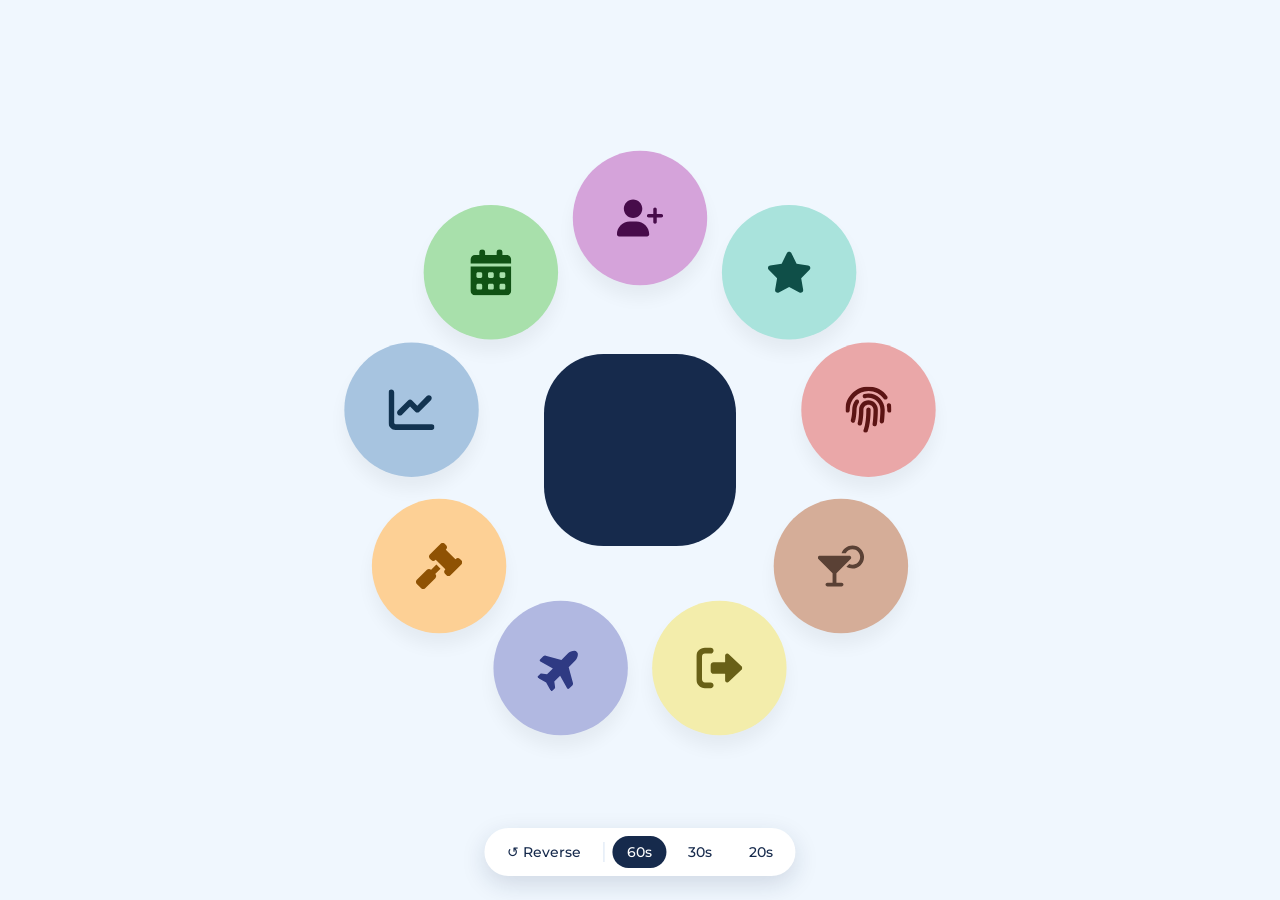
<file: orbit-animation-assignment-main/index.html>
<!DOCTYPE html>
<html lang="ka">
<head>
  <meta charset="UTF-8">
  <meta name="viewport" content="width=device-width, initial-scale=1.0">
  <title>დავალება — CSS Orbiting Menu Animation</title>
  <meta name="description" content="წრიული ორბიტალური ანიმაცია სუფთა CSS-ით">
  
  <!-- Google Fonts: Montserrat -->
  <link rel="preconnect" href="https://fonts.googleapis.com">
  <link rel="preconnect" href="https://fonts.gstatic.com" crossorigin>
  <link href="https://fonts.googleapis.com/css2?family=Montserrat:wght@500;700&display=swap" rel="stylesheet">
  
  <link rel="stylesheet" href="./style.css">
</head>
<body>

  <!-- ==========================================================================
       დამატებითი გამოწვევები: მართვის პანელი (სუფთა CSS, JavaScript-ის გარეშე)
       ========================================================================== -->
  <div class="controls">
    <label class="ctl"><input type="checkbox" id="reverse"> ↺ Reverse</label>
    <span class="sep"></span>
    <label class="ctl"><input type="radio" name="speed" id="speed-slow" checked> 60s</label>
    <label class="ctl"><input type="radio" name="speed" id="speed-mid"> 30s</label>
    <label class="ctl"><input type="radio" name="speed" id="speed-fast"> 20s</label>
  </div>

  <!-- ==========================================================================
       ORBITING MENU — ძირითადი სტრუქტურა
       ========================================================================== -->
  <div class="menu">
    <!-- ცენტრალური ავატარი / ბირთვი -->
    <div class="avatar" title="Center Core"></div>

    <!-- მბრუნავი ორბიტა 8 ელემენტით -->
    <ol class="orbit">
      <!-- ელემენტი 1: Onboarding -->
      <li class="adduser">
        <div class="item-wrap">
          <div class="item" data-category="Onboarding">
            <div class="icon">
              <svg><use href="#adduser"></use></svg>
            </div>
          </div>
        </div>
      </li>

      <!-- ელემენტი 2: Time & Attendance -->
      <li class="calendar">
        <div class="item-wrap">
          <div class="item" data-category="Time & Attendance">
            <div class="icon">
              <svg><use href="#calendar"></use></svg>
            </div>
          </div>
        </div>
      </li>

      <!-- ელემენტი 3: Analytics & Reporting -->
      <li class="chart">
        <div class="item-wrap">
          <div class="item" data-category="Analytics & Reporting">
            <div class="icon">
              <svg><use href="#chart"></use></svg>
            </div>
          </div>
        </div>
      </li>

      <!-- ელემენტი 4: Disciplinary -->
      <li class="gavel">
        <div class="item-wrap">
          <div class="item" data-category="Disciplinary">
            <div class="icon">
              <svg><use href="#gavel"></use></svg>
            </div>
          </div>
        </div>
      </li>

      <!-- ელემენტი 5: Travel & Requisitions -->
      <li class="plane">
        <div class="item-wrap">
          <div class="item" data-category="Travel & Requisitions">
            <div class="icon">
              <svg><use href="#plane"></use></svg>
            </div>
          </div>
        </div>
      </li>

      <!-- ელემენტი 6: Exit & Off-boarding -->
      <li class="logout">
        <div class="item-wrap">
          <div class="item" data-category="Exit & Off-boarding">
            <div class="icon">
              <svg><use href="#logout"></use></svg>
            </div>
          </div>
        </div>
      </li>

      <!-- ელემენტი 7: Leaves & Holidays -->
      <li class="drink">
        <div class="item-wrap">
          <div class="item" data-category="Leaves & Holidays">
            <div class="icon">
              <svg><use href="#drink"></use></svg>
            </div>
          </div>
        </div>
      </li>

      <!-- ელემენტი 8: HR Information System -->
      <li class="fingerprint">
        <div class="item-wrap">
          <div class="item" data-category="HR Information System">
            <div class="icon">
              <svg><use href="#fingerprint"></use></svg>
            </div>
          </div>
        </div>
      </li>
      <!-- ელემენტი 9: Rewards & Recognition (დამატებითი) -->
      <li class="star">
        <div class="item-wrap">
          <div class="item" data-category="Rewards & Recognition">
            <div class="icon">
              <svg><use href="#star"></use></svg>
            </div>
          </div>
        </div>
      </li>
    </ol>
  </div>

  <!-- ==========================================================================
       SVG სიმბოლოების ბიბლიოთეკა (აიქონები)
       ========================================================================== -->
  <svg xmlns="http://www.w3.org/2000/svg" style="display: none;">
    <symbol id="adduser" viewBox="0 0 640 512">
      <path d="M352 128c0 70.7-57.3 128-128 128s-128-57.3-128-128S153.3 0 224 0s128 57.3 128 128zM0 482.3C0 383.8 79.8 304 178.3 304h91.4C368.2 304 448 383.8 448 482.3c0 16.4-13.3 29.7-29.7 29.7H29.7C13.3 512 0 498.7 0 482.3zM504 312V248H440c-13.3 0-24-10.7-24-24s10.7-24 24-24h64V136c0-13.3 10.7-24 24-24s24 10.7 24 24v64h64c13.3 0 24 10.7 24 24s-10.7 24-24 24H552v64c0 13.3-10.7 24-24 24s-24-10.7-24-24z" />
    </symbol>

    <symbol id="calendar" viewBox="0 0 448 512">
      <path d="M128 0c17.7 0 32 14.3 32 32V64H288V32c0-17.7 14.3-32 32-32s32 14.3 32 32V64h48c26.5 0 48 21.5 48 48v48H0V112C0 85.5 21.5 64 48 64H96V32c0-17.7 14.3-32 32-32zM0 192H448V464c0 26.5-21.5 48-48 48H48c-26.5 0-48-21.5-48-48V192zm64 80v32c0 8.8 7.2 16 16 16h32c8.8 0 16-7.2 16-16V272c0-8.8-7.2-16-16-16H80c-8.8 0-16 7.2-16 16zm128 0v32c0 8.8 7.2 16 16 16h32c8.8 0 16-7.2 16-16V272c0-8.8-7.2-16-16-16H208c-8.8 0-16 7.2-16 16zm144-16c-8.8 0-16 7.2-16 16v32c0 8.8 7.2 16 16 16h32c8.8 0 16-7.2 16-16V272c0-8.8-7.2-16-16-16H336zM64 400v32c0 8.8 7.2 16 16 16h32c8.8 0 16-7.2 16-16V400c0-8.8-7.2-16-16-16H80c-8.8 0-16 7.2-16 16zm144-16c-8.8 0-16 7.2-16 16v32c0 8.8 7.2 16 16 16h32c8.8 0 16-7.2 16-16V400c0-8.8-7.2-16-16-16H208zm112 16v32c0 8.8 7.2 16 16 16h32c8.8 0 16-7.2 16-16V400c0-8.8-7.2-16-16-16H336c-8.8 0-16 7.2-16 16z" />
    </symbol>

    <symbol id="chart" viewBox="0 0 512 512">
      <path d="M64 64c0-17.7-14.3-32-32-32S0 46.3 0 64V400c0 44.2 35.8 80 80 80H480c17.7 0 32-14.3 32-32s-14.3-32-32-32H80c-8.8 0-16-7.2-16-16V64zm406.6 86.6c12.5-12.5 12.5-32.8 0-45.3s-32.8-12.5-45.3 0L320 210.7l-57.4-57.4c-12.5-12.5-32.8-12.5-45.3 0l-112 112c-12.5 12.5-12.5 32.8 0 45.3s32.8 12.5 45.3 0L240 221.3l57.4 57.4c12.5 12.5 32.8 12.5 45.3 0l128-128z" />
    </symbol>

    <symbol id="gavel" viewBox="0 0 512 512">
      <path d="M318.6 9.4c-12.5-12.5-32.8-12.5-45.3 0l-120 120c-12.5 12.5-12.5 32.8 0 45.3l16 16c12.5 12.5 32.8 12.5 45.3 0l4-4L325.4 293.4l-4 4c-12.5 12.5-12.5 32.8 0 45.3l16 16c12.5 12.5 32.8 12.5 45.3 0l120-120c12.5-12.5 12.5-32.8 0-45.3l-16-16c-12.5-12.5-32.8-12.5-45.3 0l-4 4L330.6 74.6l4-4c12.5-12.5 12.5-32.8 0-45.3l-16-16zm-152 288c-12.5-12.5-32.8-12.5-45.3 0l-112 112c-12.5 12.5-12.5 32.8 0 45.3l48 48c12.5 12.5 32.8 12.5 45.3 0l112-112c12.5-12.5 12.5-32.8 0-45.3l-1.4-1.4L272 285.3 226.7 240 168 298.7l-1.4-1.4z" />
    </symbol>

    <symbol id="plane" viewBox="0 0 576 512">
      <path d="M482.3 192c34.2 0 93.7 29 93.7 64c0 36-59.5 64-93.7 64l-116.6 0L265.2 495.9c-5.7 10-16.3 16.1-27.8 16.1l-56.2 0c-10.6 0-18.3-10.2-15.4-20.4l49-171.6L112 320 68.8 377.6c-3 4-7.8 6.4-12.8 6.4l-42 0c-7.8 0-14-6.3-14-14c0-1.3 .2-2.6 .5-3.9L32 256 .5 145.9c-.4-1.3-.5-2.6-.5-3.9c0-7.8 6.3-14 14-14l42 0c5 0 9.8 2.4 12.8 6.4L112 192l102.9 0-49-171.6C162.9 10.2 170.6 0 181.2 0l56.2 0c11.5 0 22.1 6.2 27.8 16.1L365.7 192l116.6 0z" />
    </symbol>

    <symbol id="logout" viewBox="0 0 512 512">
      <path d="M160 96c17.7 0 32-14.3 32-32s-14.3-32-32-32H96C43 32 0 75 0 128V384c0 53 43 96 96 96h64c17.7 0 32-14.3 32-32s-14.3-32-32-32H96c-17.7 0-32-14.3-32-32l0-256c0-17.7 14.3-32 32-32h64zM504.5 273.4c4.8-4.5 7.5-10.8 7.5-17.4s-2.7-12.9-7.5-17.4l-144-136c-7-6.6-17.2-8.4-26-4.6s-14.5 12.5-14.5 22v72H192c-17.7 0-32 14.3-32 32l0 64c0 17.7 14.3 32 32 32H320v72c0 9.6 5.7 18.2 14.5 22s19 2 26-4.6l144-136z" />
    </symbol>

    <symbol id="drink" viewBox="0 0 576 512">
      <path d="M432 240c53 0 96-43 96-96s-43-96-96-96c-35.5 0-66.6 19.3-83.2 48H296.2C316 40.1 369.3 0 432 0c79.5 0 144 64.5 144 144s-64.5 144-144 144c-27.7 0-53.5-7.8-75.5-21.3l35.4-35.4c12.2 5.6 25.8 8.7 40.1 8.7zM1.8 142.8C5.5 133.8 14.3 128 24 128H392c9.7 0 18.5 5.8 22.2 14.8s1.7 19.3-5.2 26.2l-177 177V464h64c13.3 0 24 10.7 24 24s-10.7 24-24 24H208 120c-13.3 0-24-10.7-24-24s10.7-24 24-24h64V345.9L7 169c-6.9-6.9-8.9-17.2-5.2-26.2z" />
    </symbol>

    <symbol id="fingerprint" viewBox="0 0 512 512">
      <path d="M48 256C48 141.1 141.1 48 256 48c69.3 0 130.6 33.8 168.5 86c7.8 10.7 22.8 13.1 33.5 5.3s13.1-22.8 5.3-33.5C416.8 41.7 341.3 0 256 0C114.6 0 0 114.6 0 256v8c0 13.3 10.7 24 24 24s24-10.7 24-24v-8zm458.5-52.9c-2.7-13-15.5-21.3-28.4-18.5s-21.3 15.5-18.5 28.4c2.9 13.9 4.5 28.3 4.5 43.1v8c0 13.3 10.7 24 24 24s24-10.7 24-24v-8c0-18.1-1.9-35.8-5.5-52.9zM222.1 128.2c10.8-2.9 22.1-4.4 33.9-4.4c73 0 132.2 59.2 132.2 132.2c0 31.1-1.9 62.4-3.9 86c-1 11.8-2 21.6-2.7 28.4c-.4 3.4-.7 6.1-.9 7.9l-.2 2-.1 .5 0 .1 0 0 0 0c-1.6 13.2 7.7 25.1 20.8 26.8s25.1-7.7 26.8-20.8l-23.8-3c23.8 3 23.8 3 23.8 3l0 0 0 0 0 0 0-.2 .1-.6 .3-2.2c.2-1.9 .5-4.8 .9-8.3c.8-7.2 1.8-17.4 2.8-29.6c2-24.4 4.1-57.1 4.1-90c0-99.5-80.7-180.2-180.2-180.2c-15.9 0-31.4 2.1-46.2 6c-12.8 3.4-20.5 16.5-17.1 29.3s16.5 20.5 29.3 17.1zm-74.5 52.1c7.6-10.9 5-25.8-5.9-33.4s-25.8-5-33.4 5.9C87.9 182 75.8 217.6 75.8 256c0 30.1-3.8 58.6-7.6 79.7c-1.9 10.5-3.8 19.1-5.2 24.9c-.7 2.9-1.3 5.2-1.7 6.7c-.2 .7-.3 1.3-.4 1.6l-.1 .4 0 .1 0 0c-3.6 12.7 3.7 26 16.5 29.7s26-3.7 29.7-16.5L83.8 376c23.1 6.6 23.1 6.6 23.1 6.6l0 0 0 0 0-.1 0-.2 .2-.6c.1-.5 .3-1.2 .6-2.1c.5-1.8 1.2-4.4 1.9-7.7c1.6-6.6 3.7-16.1 5.8-27.6c4.2-22.9 8.4-54.4 8.4-88.3c0-28.2 8.8-54.3 23.8-75.7zM256 200c30.9 0 56 25.1 56 56c0 47.1-2.7 86.3-5.5 113.6c-1.4 13.7-2.7 24.3-3.7 31.6c-.5 3.6-.9 6.3-1.2 8.1c-.1 .9-.2 1.6-.3 2l-.1 .5 0 .1 0 0 0 0 0 0c-2.3 13.1 6.5 25.5 19.5 27.8s25.5-6.4 27.8-19.5L324.8 416c23.6 4.1 23.6 4.1 23.6 4.1l0 0 0 0 0-.1 0-.2 .1-.7c.1-.6 .2-1.4 .4-2.4c.3-2.1 .8-5.1 1.3-9c1.1-7.8 2.5-19.1 4-33.4c2.9-28.7 5.7-69.5 5.7-118.4c0-57.4-46.6-104-104-104s-104 46.6-104 104c0 46.7-3.9 83.4-7.7 108.4c-1.9 12.5-3.8 21.9-5.2 28.2c-.7 3.1-1.3 5.5-1.6 6.9c-.2 .7-.3 1.3-.4 1.6l-.1 .3c-3.6 12.7 3.7 26 16.5 29.7s26-3.7 29.7-16.5L160 408c23.1 6.6 23.1 6.6 23.1 6.6l0 0 0 0 0-.1 .1-.2 .2-.7c.1-.5 .3-1.3 .6-2.3c.5-2 1.2-4.8 2-8.4c1.6-7.2 3.7-17.8 5.8-31.3c3-19.2 5.9-44.6 7.3-75.3c.6-12.6 .9-26 .9-40.3c0-30.9 25.1-56 56-56zm24 56c0-13.3-10.7-24-24-24s-24 10.7-24 24c0 45.4-2.6 83.4-6.3 114.5L202 478.3l0 0c-5.3 12.1 .1 26.2 12.2 31.6c12.1 5.4 26.3-.1 31.7-12.2L224 488c21.9 9.7 21.9 9.7 21.9 9.7l0 0 0 0 0-.1 .1-.3 .4-.9c.3-.8 .7-1.8 1.2-3.1c1-2.7 2.4-6.5 4-11.5c3.3-10.1 7.5-24.9 11.7-44.7C271.8 397.3 280 337.6 280 256zM225.7 370.5s0 0 0 0L256 232 225.7 370.5zm0 0c-2.7 22.5-5.9 41.3-9.2 56.6c-3.8 18.2-7.6 31.3-10.3 39.8c-1.4 4.2-2.5 7.3-3.2 9.2c-.4 .9-.6 1.6-.8 2l-.1 .4 23.6-107.9z" />
    </symbol>
    <symbol id="star" viewBox="0 0 576 512">
      <path d="M316.9 18C311.6 7 300.4 0 288.1 0s-23.4 7-28.8 18L195 150.3 51.4 171.5c-12 1.8-22 10.2-25.7 21.7s-.7 24.2 7.9 32.7L137.8 329 113.2 474.7c-2 12 3 24.2 12.9 31.3s23 8 33.8 2.3l128.3-68.5 128.3 68.5c10.8 5.7 23.9 4.9 33.8-2.3s14.9-19.3 12.9-31.3L438.5 329 542.7 225.9c8.6-8.5 11.7-21.2 7.9-32.7s-13.7-19.9-25.7-21.7L381.2 150.3 316.9 18z" />
    </symbol>
  </svg>

</body>
</html>
</file>
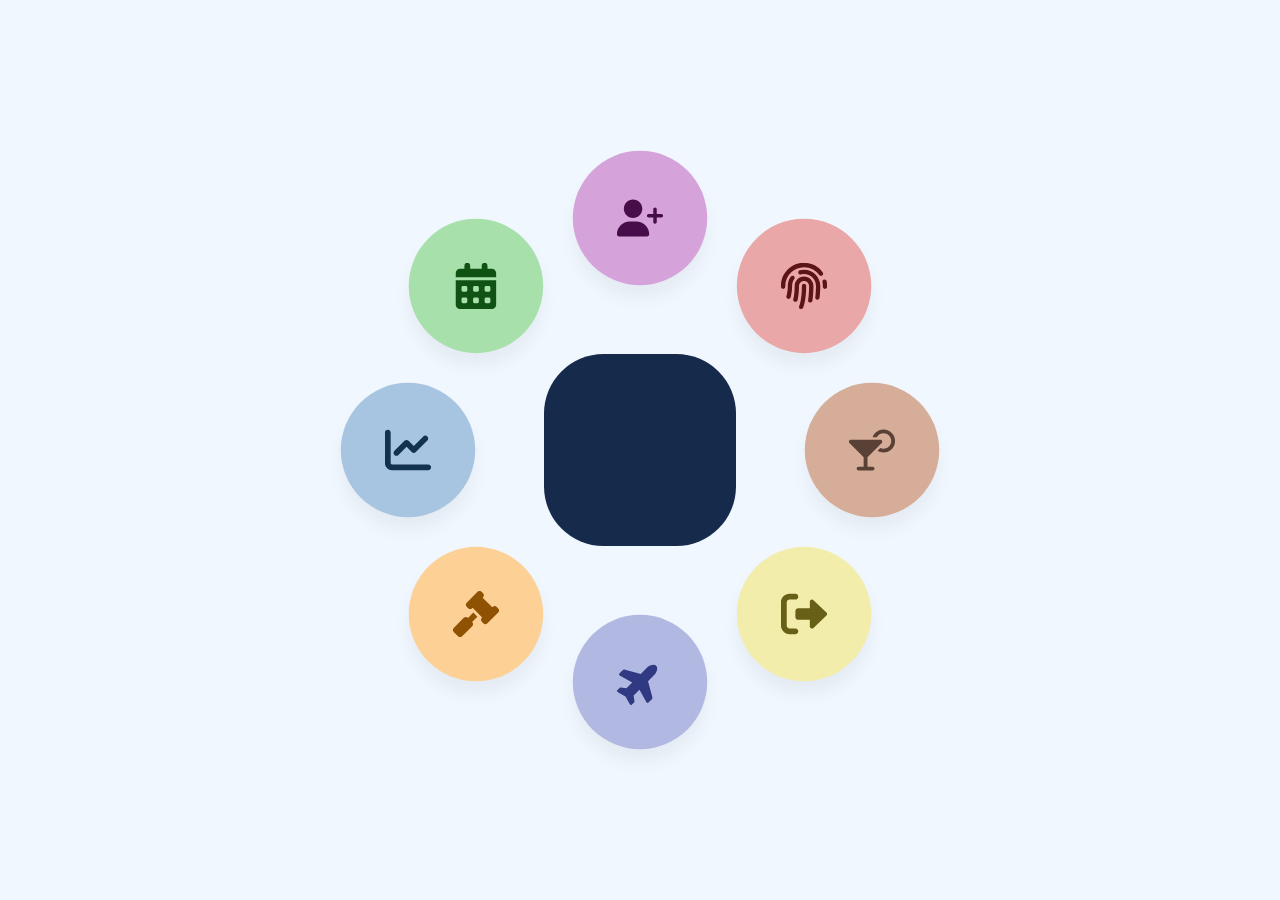
<file: orbit-animation-assignment-main/demo/index.html>
<!DOCTYPE html>
<html lang="en">

  <head>
    <meta charset="UTF-8">
    <title>Orbiting Menu (CSS Only)</title>
    <link rel="stylesheet" href="./style.css">

  </head>
    
  <body>
  <link rel="preconnect" href="https://fonts.googleapis.com">
<link rel="preconnect" href="https://fonts.gstatic.com" crossorigin>
<link href="https://fonts.googleapis.com/css2?family=Montserrat:wght@500;700&display=swap" rel="stylesheet">

<div class="menu">
	<div class="avatar"></div>
	<ol class="orbit">
		<li class="adduser">
			<div class="item-wrap">
				<div class="item" data-category="Onboarding">
					<div class="icon">
						<svg>
							<use href="#adduser"></use>
						</svg>
					</div>
				</div>
			</div>
		</li>
		<li class="calendar">
			<div class="item-wrap">
				<div class="item" data-category="Time & Attendance">
					<div class="icon">
						<svg>
							<use href="#calendar"></use>
						</svg>
					</div>
				</div>
			</div>
		</li>
		<li class="chart">
			<div class="item-wrap">
				<div class="item" data-category="Analytics & Reporting">
					<div class="icon">
						<svg>
							<use href="#chart"></use>
						</svg>
					</div>
				</div>
			</div>
		</li>
		<li class="gavel">
			<div class="item-wrap">
				<div class="item" data-category="Disciplinary">
					<div class="icon">
						<svg>
							<use href="#gavel"></use>
						</svg>
					</div>
				</div>
			</div>
		</li>
		<li class="plane">
			<div class="item-wrap">
				<div class="item" data-category="Travel & Requisitions">
					<div class="icon">
						<svg>
							<use href="#plane"></use>
						</svg>
					</div>
				</div>
			</div>
		</li>
		<li class="logout">
			<div class="item-wrap">
				<div class="item" data-category="Exit & Off-boarding">
					<div class="icon">
						<svg>
							<use href="#logout"></use>
						</svg>
					</div>
				</div>
			</div>
		</li>
		<li class="drink">
			<div class="item-wrap">
				<div class="item" data-category="Leaves & Holidays">
					<div class="icon">
						<svg>
							<use href="#drink"></use>
						</svg>
					</div>
				</div>
			</div>
		</li>
		<li class="fingerprint">
			<div class="item-wrap">
				<div class="item" data-category="HR Information System">
					<div class="icon">
						<svg>
							<use href="#fingerprint"></use>
						</svg>
					</div>
				</div>
			</div>
		</li>
	</ol>
</div>

<svg xmlns="http://www.w3.org/2000/svg" style="display: none;">
	<symbol id="adduser" viewBox="0 0 640 512">
		<path d="M352 128c0 70.7-57.3 128-128 128s-128-57.3-128-128S153.3 0 224 0s128 57.3 128 128zM0 482.3C0 383.8 79.8 304 178.3 304h91.4C368.2 304 448 383.8 448 482.3c0 16.4-13.3 29.7-29.7 29.7H29.7C13.3 512 0 498.7 0 482.3zM504 312V248H440c-13.3 0-24-10.7-24-24s10.7-24 24-24h64V136c0-13.3 10.7-24 24-24s24 10.7 24 24v64h64c13.3 0 24 10.7 24 24s-10.7 24-24 24H552v64c0 13.3-10.7 24-24 24s-24-10.7-24-24z" />
	</symbol>

	<symbol id="calendar" viewBox="0 0 448 512">
		<path d="M128 0c17.7 0 32 14.3 32 32V64H288V32c0-17.7 14.3-32 32-32s32 14.3 32 32V64h48c26.5 0 48 21.5 48 48v48H0V112C0 85.5 21.5 64 48 64H96V32c0-17.7 14.3-32 32-32zM0 192H448V464c0 26.5-21.5 48-48 48H48c-26.5 0-48-21.5-48-48V192zm64 80v32c0 8.8 7.2 16 16 16h32c8.8 0 16-7.2 16-16V272c0-8.8-7.2-16-16-16H80c-8.8 0-16 7.2-16 16zm128 0v32c0 8.8 7.2 16 16 16h32c8.8 0 16-7.2 16-16V272c0-8.8-7.2-16-16-16H208c-8.8 0-16 7.2-16 16zm144-16c-8.8 0-16 7.2-16 16v32c0 8.8 7.2 16 16 16h32c8.8 0 16-7.2 16-16V272c0-8.8-7.2-16-16-16H336zM64 400v32c0 8.8 7.2 16 16 16h32c8.8 0 16-7.2 16-16V400c0-8.8-7.2-16-16-16H80c-8.8 0-16 7.2-16 16zm144-16c-8.8 0-16 7.2-16 16v32c0 8.8 7.2 16 16 16h32c8.8 0 16-7.2 16-16V400c0-8.8-7.2-16-16-16H208zm112 16v32c0 8.8 7.2 16 16 16h32c8.8 0 16-7.2 16-16V400c0-8.8-7.2-16-16-16H336c-8.8 0-16 7.2-16 16z" />
	</symbol>

	<symbol id="chart" viewBox="0 0 512 512">
		<path d="M64 64c0-17.7-14.3-32-32-32S0 46.3 0 64V400c0 44.2 35.8 80 80 80H480c17.7 0 32-14.3 32-32s-14.3-32-32-32H80c-8.8 0-16-7.2-16-16V64zm406.6 86.6c12.5-12.5 12.5-32.8 0-45.3s-32.8-12.5-45.3 0L320 210.7l-57.4-57.4c-12.5-12.5-32.8-12.5-45.3 0l-112 112c-12.5 12.5-12.5 32.8 0 45.3s32.8 12.5 45.3 0L240 221.3l57.4 57.4c12.5 12.5 32.8 12.5 45.3 0l128-128z" />
	</symbol>

	<symbol id="gavel" viewBox="0 0 512 512">
		<path d="M318.6 9.4c-12.5-12.5-32.8-12.5-45.3 0l-120 120c-12.5 12.5-12.5 32.8 0 45.3l16 16c12.5 12.5 32.8 12.5 45.3 0l4-4L325.4 293.4l-4 4c-12.5 12.5-12.5 32.8 0 45.3l16 16c12.5 12.5 32.8 12.5 45.3 0l120-120c12.5-12.5 12.5-32.8 0-45.3l-16-16c-12.5-12.5-32.8-12.5-45.3 0l-4 4L330.6 74.6l4-4c12.5-12.5 12.5-32.8 0-45.3l-16-16zm-152 288c-12.5-12.5-32.8-12.5-45.3 0l-112 112c-12.5 12.5-12.5 32.8 0 45.3l48 48c12.5 12.5 32.8 12.5 45.3 0l112-112c12.5-12.5 12.5-32.8 0-45.3l-1.4-1.4L272 285.3 226.7 240 168 298.7l-1.4-1.4z" />
	</symbol>

	<symbol id="plane" viewBox="0 0 576 512">
		<path d="M482.3 192c34.2 0 93.7 29 93.7 64c0 36-59.5 64-93.7 64l-116.6 0L265.2 495.9c-5.7 10-16.3 16.1-27.8 16.1l-56.2 0c-10.6 0-18.3-10.2-15.4-20.4l49-171.6L112 320 68.8 377.6c-3 4-7.8 6.4-12.8 6.4l-42 0c-7.8 0-14-6.3-14-14c0-1.3 .2-2.6 .5-3.9L32 256 .5 145.9c-.4-1.3-.5-2.6-.5-3.9c0-7.8 6.3-14 14-14l42 0c5 0 9.8 2.4 12.8 6.4L112 192l102.9 0-49-171.6C162.9 10.2 170.6 0 181.2 0l56.2 0c11.5 0 22.1 6.2 27.8 16.1L365.7 192l116.6 0z" />
	</symbol>

	<symbol id="logout" viewBox="0 0 512 512">
		<path d="M160 96c17.7 0 32-14.3 32-32s-14.3-32-32-32H96C43 32 0 75 0 128V384c0 53 43 96 96 96h64c17.7 0 32-14.3 32-32s-14.3-32-32-32H96c-17.7 0-32-14.3-32-32l0-256c0-17.7 14.3-32 32-32h64zM504.5 273.4c4.8-4.5 7.5-10.8 7.5-17.4s-2.7-12.9-7.5-17.4l-144-136c-7-6.6-17.2-8.4-26-4.6s-14.5 12.5-14.5 22v72H192c-17.7 0-32 14.3-32 32l0 64c0 17.7 14.3 32 32 32H320v72c0 9.6 5.7 18.2 14.5 22s19 2 26-4.6l144-136z" />
	</symbol>

	<symbol id="drink" viewBox="0 0 576 512">
		<path d="M432 240c53 0 96-43 96-96s-43-96-96-96c-35.5 0-66.6 19.3-83.2 48H296.2C316 40.1 369.3 0 432 0c79.5 0 144 64.5 144 144s-64.5 144-144 144c-27.7 0-53.5-7.8-75.5-21.3l35.4-35.4c12.2 5.6 25.8 8.7 40.1 8.7zM1.8 142.8C5.5 133.8 14.3 128 24 128H392c9.7 0 18.5 5.8 22.2 14.8s1.7 19.3-5.2 26.2l-177 177V464h64c13.3 0 24 10.7 24 24s-10.7 24-24 24H208 120c-13.3 0-24-10.7-24-24s10.7-24 24-24h64V345.9L7 169c-6.9-6.9-8.9-17.2-5.2-26.2z" />
	</symbol>

	<symbol id="fingerprint" viewBox="0 0 512 512">
		<path d="M48 256C48 141.1 141.1 48 256 48c69.3 0 130.6 33.8 168.5 86c7.8 10.7 22.8 13.1 33.5 5.3s13.1-22.8 5.3-33.5C416.8 41.7 341.3 0 256 0C114.6 0 0 114.6 0 256v8c0 13.3 10.7 24 24 24s24-10.7 24-24v-8zm458.5-52.9c-2.7-13-15.5-21.3-28.4-18.5s-21.3 15.5-18.5 28.4c2.9 13.9 4.5 28.3 4.5 43.1v8c0 13.3 10.7 24 24 24s24-10.7 24-24v-8c0-18.1-1.9-35.8-5.5-52.9zM222.1 128.2c10.8-2.9 22.1-4.4 33.9-4.4c73 0 132.2 59.2 132.2 132.2c0 31.1-1.9 62.4-3.9 86c-1 11.8-2 21.6-2.7 28.4c-.4 3.4-.7 6.1-.9 7.9l-.2 2-.1 .5 0 .1 0 0 0 0c-1.6 13.2 7.7 25.1 20.8 26.8s25.1-7.7 26.8-20.8l-23.8-3c23.8 3 23.8 3 23.8 3l0 0 0 0 0 0 0-.2 .1-.6 .3-2.2c.2-1.9 .5-4.8 .9-8.3c.8-7.2 1.8-17.4 2.8-29.6c2-24.4 4.1-57.1 4.1-90c0-99.5-80.7-180.2-180.2-180.2c-15.9 0-31.4 2.1-46.2 6c-12.8 3.4-20.5 16.5-17.1 29.3s16.5 20.5 29.3 17.1zm-74.5 52.1c7.6-10.9 5-25.8-5.9-33.4s-25.8-5-33.4 5.9C87.9 182 75.8 217.6 75.8 256c0 30.1-3.8 58.6-7.6 79.7c-1.9 10.5-3.8 19.1-5.2 24.9c-.7 2.9-1.3 5.2-1.7 6.7c-.2 .7-.3 1.3-.4 1.6l-.1 .4 0 .1 0 0c-3.6 12.7 3.7 26 16.5 29.7s26-3.7 29.7-16.5L83.8 376c23.1 6.6 23.1 6.6 23.1 6.6l0 0 0 0 0-.1 0-.2 .2-.6c.1-.5 .3-1.2 .6-2.1c.5-1.8 1.2-4.4 1.9-7.7c1.6-6.6 3.7-16.1 5.8-27.6c4.2-22.9 8.4-54.4 8.4-88.3c0-28.2 8.8-54.3 23.8-75.7zM256 200c30.9 0 56 25.1 56 56c0 47.1-2.7 86.3-5.5 113.6c-1.4 13.7-2.7 24.3-3.7 31.6c-.5 3.6-.9 6.3-1.2 8.1c-.1 .9-.2 1.6-.3 2l-.1 .5 0 .1 0 0 0 0 0 0c-2.3 13.1 6.5 25.5 19.5 27.8s25.5-6.4 27.8-19.5L324.8 416c23.6 4.1 23.6 4.1 23.6 4.1l0 0 0 0 0-.1 0-.2 .1-.7c.1-.6 .2-1.4 .4-2.4c.3-2.1 .8-5.1 1.3-9c1.1-7.8 2.5-19.1 4-33.4c2.9-28.7 5.7-69.5 5.7-118.4c0-57.4-46.6-104-104-104s-104 46.6-104 104c0 46.7-3.9 83.4-7.7 108.4c-1.9 12.5-3.8 21.9-5.2 28.2c-.7 3.1-1.3 5.5-1.6 6.9c-.2 .7-.3 1.3-.4 1.6l-.1 .3c-3.6 12.7 3.7 26 16.5 29.7s26-3.7 29.7-16.5L160 408c23.1 6.6 23.1 6.6 23.1 6.6l0 0 0 0 0-.1 .1-.2 .2-.7c.1-.5 .3-1.3 .6-2.3c.5-2 1.2-4.8 2-8.4c1.6-7.2 3.7-17.8 5.8-31.3c3-19.2 5.9-44.6 7.3-75.3c.6-12.6 .9-26 .9-40.3c0-30.9 25.1-56 56-56zm24 56c0-13.3-10.7-24-24-24s-24 10.7-24 24c0 45.4-2.6 83.4-6.3 114.5L202 478.3l0 0c-5.3 12.1 .1 26.2 12.2 31.6c12.1 5.4 26.3-.1 31.7-12.2L224 488c21.9 9.7 21.9 9.7 21.9 9.7l0 0 0 0 0-.1 .1-.3 .4-.9c.3-.8 .7-1.8 1.2-3.1c1-2.7 2.4-6.5 4-11.5c3.3-10.1 7.5-24.9 11.7-44.7C271.8 397.3 280 337.6 280 256zM225.7 370.5s0 0 0 0L256 232 225.7 370.5zm0 0c-2.7 22.5-5.9 41.3-9.2 56.6c-3.8 18.2-7.6 31.3-10.3 39.8c-1.4 4.2-2.5 7.3-3.2 9.2c-.4 .9-.6 1.6-.8 2l-.1 .4 23.6-107.9z" />
	</symbol>
</svg>
    
  </body>
  
</html>
</file>
<file: orbit-animation-assignment-main/style.css>
/* ==========================================================================
   დავალება: CSS ORBITING MENU ANIMATION
   სტუდენტის სამუშაო სტილები & გზამკვლევი
   ========================================================================== */

/* --------------------------------------------------------------------------
   0. RESET & ბაზისური განლაგება
   -------------------------------------------------------------------------- */
*,
*::before,
*::after {
  box-sizing: border-box;
}

html,
body {
  width: 100%;
  height: 100%;
  margin: 0;
  padding: 0;
}

body {
  display: grid;
  place-items: center;
  background-color: #f0f7fe;
  font-family: "Montserrat", "Arial", sans-serif;
  overflow: hidden;
}

/* --------------------------------------------------------------------------
   1. CSS ცვლადები & პარამეტრები (მზა კონფიგურაცია)
   -------------------------------------------------------------------------- */
.menu {
  /* ანიმაციის ფუნქციები (Easing) */
  --ease-out-expo: cubic-bezier(0.16, 1, 0.3, 1);
  --ease-in-out-expo: cubic-bezier(0.87, 0, 0.13, 1);

  /* ელემენტების ზომები */
  --avatar-size: 12em;
  --item-size: 8em;
  --icon-size: 2.75em;
  --orbit-spacing: 4.5em;
  --orbit-items: 9;
  --orbit-phase: 0deg;
  --orbit-dur: 60s;
  --orbit-delay: 2s;

  /* მათემატიკური ნაბიჯი: 360deg გაყოფილი ელემენტების რაოდენობაზე (8 -> 45deg) */
  --orbit-step: calc(360deg / var(--orbit-items));
}

/* ზომების უნიფიცირება */
.menu,
.avatar,
.orbit,
.orbit li,
.item-wrap,
.item,
.icon,
.icon svg {
  width: var(--size);
  height: var(--size);
}

/* --------------------------------------------------------------------------
   2. 8 ელემენტის ფერთა პალიტრა & პოზიციები (მზა მონაცემები)
   -------------------------------------------------------------------------- */
li.adduser {
  --pos: 0;
  --bg-color: #d5a3da;
  --icon-color: #470c4a;
  --hover-color: #6f1578;
}

li.calendar {
  --pos: 1;
  --bg-color: #a8e0ab;
  --icon-color: #105214;
  --hover-color: #1d8222;
}

li.chart {
  --pos: 2;
  --bg-color: #a7c4e0;
  --icon-color: #123350;
  --hover-color: #1e4f82;
}

li.gavel {
  --pos: 3;
  --bg-color: #fdd095;
  --icon-color: #8f5203;
  --hover-color: #d07906;
}

li.plane {
  --pos: 4;
  --bg-color: #b1b8e1;
  --icon-color: #2f3a83;
  --hover-color: #2f3a83;
}

li.logout {
  --pos: 5;
  --bg-color: #f3edab;
  --icon-color: #686017;
  --hover-color: #564f0f;
}

li.drink {
  --pos: 6;
  --bg-color: #d5ad98;
  --icon-color: #5a4135;
  --hover-color: #7f5b4d;
}

li.fingerprint {
  --pos: 7;
  --bg-color: #eaa7a8;
  --icon-color: #5c1414;
  --hover-color: #931e1e;
}

li.star {
  --pos: 8;
  --bg-color: #a9e3dc;
  --icon-color: #0f4f48;
  --hover-color: #17847a;
}

li.plane svg {
  transform-origin: 50% 50%;
  transform: rotate(-45deg);
}

.icon svg {
  --size: 100%;
  fill: var(--icon-color);
  transition: 0.3s;
}

/* ==========================================================================
   სტუდენტის დასაწერი კოდი (ეტაპობრივი ინსტრუქცია)
   ========================================================================== */

/* --------------------------------------------------------------------------
   ნაბიჯი 1: მთავარი კონტეინერი (.menu) და ცენტრალური ბირთვი (.avatar)
   - .menu უნდა იყოს grid კონტეინერი (place-items: center).
   - .avatar უნდა იჯდეს იმავე grid-area-ში (1 / -1), ჰქონდეს ფერი #162a4c,
     და მომრგვალებული კუთხეები (calc(0.31 * var(--size))).
   -------------------------------------------------------------------------- */
.menu {
  --size: var(--avatar-size);
  position: relative;
  display: grid;
  place-items: center;
}

.avatar {
  --size: var(--avatar-size);
  position: relative;
  z-index: 1;
  grid-area: 1 / -1;
  border-radius: calc(0.31 * var(--size));
  background-color: #162a4c;
  transition: 1s;
}

/* --------------------------------------------------------------------------
   ნაბიჯი 2: ორბიტის კონტეინერი (.orbit) და ელემენტების (.orbit li) წრიული განლაგება
   
   მათემატიკა:
   1. გამოთვალე ორბიტის რადიუსი:
      --orbit-radius = 0.5 * (avatar-size + item-size) + orbit-spacing
   2. გამოთვალე თითოეული ელემენტის კუთხე:
      --angle = var(--pos) * var(--orbit-step)
   3. გადაწიე ბრუნვის ცენტრი (transform-origin):
      transform-origin: 50% calc(50% + var(--orbit-radius));
   4. შეატრიალე ელემენტი თავის კუთხეზე (rotate).
   -------------------------------------------------------------------------- */
.orbit {
  --size: 100%;
  position: relative;
  margin: 0;
  padding: 0;
  list-style: none;
  display: grid;
  place-items: center;
  grid-area: 1 / -1;
  animation: orbit linear var(--orbit-dur) var(--orbit-delay) both infinite;
}

.orbit li {
  --size: var(--item-size);
  --angle: calc(var(--pos) * var(--orbit-step));
  --orbit-radius: calc(
    0.5 * (var(--avatar-size) + var(--item-size)) + var(--orbit-spacing)
  );
  position: relative;
  bottom: var(--orbit-radius);
  grid-area: 1 / -1;
  border-radius: 100%;
  transform-origin: 50% calc(50% + var(--orbit-radius));
  transform: rotate(calc(-1 * var(--angle) + var(--orbit-phase)));
  transition: 0.3s;
  list-style: none;
}

/* --------------------------------------------------------------------------
   ნაბიჯი 3: ორბიტალური ბრუნვის ანიმაცია (@keyframes orbit)
   - .orbit კონტეინერი უნდა ბრუნავდეს 0deg-დან 360deg-მდე უსასრულოდ (infinite).
   -------------------------------------------------------------------------- */
@keyframes orbit {
  from { transform: rotate(0deg); }
  to   { transform: rotate(360deg); }
}

/* --------------------------------------------------------------------------
   ნაბიჯი 4: COUNTER-ROTATION (.item-wrap)
   
   კრიტიკული ნაწილი:
   როდესაც ორბიტა ბრუნავს 360 გრადუსით, შიდა აიქონებიც ბრუნავს და თავდაყირა
   დგება. რათა აიქონი ყოველთვის სწორად (upright) დარჩეს, .item-wrap უნდა
   ვატრიალოთ საპირისპირო მიმართულებით (-360deg)!
   -------------------------------------------------------------------------- */
.item-wrap {
  --size: 100%;
  border-radius: inherit;
  transform-origin: center;
  transform: rotate(calc(var(--angle) - var(--orbit-phase)));
  animation: counter-orbit linear var(--orbit-dur) var(--orbit-delay) both infinite;
}

@keyframes counter-orbit {
  from { transform: rotate(calc(0deg + var(--angle) - var(--orbit-phase))); }
  to   { transform: rotate(calc(-360deg + var(--angle) - var(--orbit-phase))); }
}

/* --------------------------------------------------------------------------
   ნაბიჯი 5: ვიზუალური გაფორმება & HOVER ეფექტები (.item)
   - .item: მრგვალი ფორმა, ჩრდილი, ფონი var(--bg-color), პულსაციის ანიმაცია.
   - .item:hover: ანიმაციის დაპაუზება (animation-play-state: paused).
   - .item:hover .icon: აიქონის ზემოთ აწევა (translateY).
   - .item::after: კატეგორიის ტექსტის გამოჩენა (content: attr(data-category)).
   - .orbit:hover: მთელი ორბიტის დაპაუზება.
   -------------------------------------------------------------------------- */
.item {
  --size: 100%;
  border-radius: inherit;
  background: var(--bg-color);
  overflow: hidden;
  padding: calc(0.5 * (var(--item-size) - var(--icon-size)));
  box-shadow: 0 0.75em 1em 0 rgba(0, 0, 0, 0.05);
  transition: 0.2s;
  animation: throbbing ease-in-out 1.5s calc(1s + var(--pos) * 0.15s) both infinite alternate;
}

@keyframes throbbing {
  from { transform: scale(0.95); }
  to   { transform: scale(1.05); }
}

.icon {
  transition: all 0.3s 0.1s, background 0.3s;
}

.item:hover {
  background: radial-gradient(transparent 62%, rgba(0, 0, 0, 0.25)), var(--hover-color);
  animation-play-state: paused;
}

.item::after {
  position: absolute;
  inset: 0;
  padding: 3.5em 1.5em 1.5em;
  display: flex;
  align-items: center;
  justify-content: center;
  color: white;
  font-size: 0.9em;
  text-align: center;
  content: attr(data-category);
  opacity: 0;
  transform: scale(0.9) translateY(1em);
  transition: 0.3s;
}

.item:hover .icon svg {
  fill: white;
  transform: scale(0.5);
}

.item:hover .icon {
  border-radius: 0 0 100% 100%;
  background: rgba(0, 0, 0, 0.5);
  transform: translateY(-2.65em);
  transition: all 0.3s, background 0.3s 0.15s;
}

.item:hover::after {
  opacity: 1;
  transform: scale(1);
}

.orbit:hover,
.orbit:hover .item-wrap {
  animation-play-state: paused;
}

/* --------------------------------------------------------------------------
   ნაბიჯი 6: ინტერაქციული ორბიტის გაფართოება
   - როდესაც მაუსს მივიტანთ .avatar-ზე, ორბიტის რადიუსი/დაშორება უნდა გაიზარდოს:
     .avatar:hover ~ .orbit { --orbit-spacing: 6em; }
   -------------------------------------------------------------------------- */
.avatar:hover ~ .orbit {
  --orbit-spacing: 6em;
}

/* ==========================================================================
   დამატებითი გამოწვევები
   ========================================================================== */

/* 2. დინამიკური სიჩქარე: --orbit-dur იცვლება არჩეული radio-ს მიხედვით */
body:has(#speed-mid:checked) .menu  { --orbit-dur: 30s; }
body:has(#speed-fast:checked) .menu { --orbit-dur: 20s; }

/* 1. Reverse Orbit: ორივე ანიმაცია (orbit + counter-orbit) ერთად ტრიალდება უკუღმა,
      ამიტომ აიქონები ისევ სწორად რჩება */
body:has(#reverse:checked) .orbit,
body:has(#reverse:checked) .item-wrap {
  animation-direction: reverse;
}

/* მართვის პანელი */
.controls {
  position: fixed;
  bottom: 1.5rem;
  left: 50%;
  transform: translateX(-50%);
  z-index: 10;
  display: flex;
  align-items: center;
  gap: 0.5rem;
  padding: 0.5rem;
  background: #fff;
  border-radius: 999px;
  box-shadow: 0 0.5rem 1.5rem rgba(22, 42, 76, 0.15);
  font-size: 0.85rem;
  font-weight: 500;
}

.controls .sep {
  width: 1px;
  height: 1.25rem;
  background: #d6e3f3;
}

.ctl {
  position: relative;
  padding: 0.5rem 0.9rem;
  border-radius: 999px;
  color: #162a4c;
  cursor: pointer;
  transition: 0.2s;
  user-select: none;
}

.ctl:hover { background: #eaf2fc; }

.ctl input {
  position: absolute;
  opacity: 0;
  pointer-events: none;
}

.ctl:has(input:checked) {
  background: #162a4c;
  color: #fff;
}

.ctl:has(input:focus-visible) {
  outline: 2px solid #1e4f82;
  outline-offset: 2px;
}
</file>
<file: orbit-animation-assignment-main/demo/style.css>
*,
*::before,
*::after {
	box-sizing: border-box;
}

html,
body {
	width: 100%;
	height: 100%;
	margin: 0;
	padding: 0;
}

body {
	display: grid;
	place-items: center;
	background-color: #f0f7fe;
	z-index: 0;
}

.menu {
	--ease-out-expo: cubic-bezier(0.16, 1, 0.3, 1);
	--ease-in-out-expo: cubic-bezier(0.87, 0, 0.13, 1);

	--avatar-size: 12em;
	--item-size: 8em;
	--icon-size: 2.75em;
	--orbit-spacing: 4.5em;
	--orbit-items: 8;
	--orbit-phase: 0deg;
	--orbit-dur: 60s;
	--orbit-delay: 2s;

	--orbit-step: calc(360deg / var(--orbit-items));
}

.menu,
.avatar,
.orbit,
.orbit li,
.item-wrap,
.item,
.icon,
.icon svg {
	width: var(--size);
	height: var(--size);
}

.menu {
	--size: var(--avatar-size);
	position: relative;
	/* 	z-index: 1; */
	display: grid;
	place-items: center;
	animation: appear-menu cubic-bezier(0.22, 1, 0.36, 1) 0.6s both;
}

.avatar {
	--size: var(--avatar-size);
	position: relative;
	z-index: 1;
	grid-area: 1 / -1;
	border-radius: calc(0.31 * var(--size));
	background-color: #162a4c;
	transition: 1s;
}

.orbit {
	--size: 100%;
	position: relative;
	/* 	z-index: -1; */
	display: grid;
	place-items: center;
	grid-area: 1 / -1;
	margin: 0;
	padding: 0;
	animation: orbit linear var(--orbit-dur) var(--orbit-delay) both infinite;
}

.orbit li {
	--pos: 0;
	--dot-color: lightgrey;
	--bg-color: grey;
	--hover-color: grey;
	--icon-color: darkgrey;

	--size: var(--item-size);
	--angle: calc(var(--pos) * var(--orbit-step));
	--orbit-radius: calc(
		0.5 * (var(--avatar-size) + var(--item-size)) + var(--orbit-spacing)
	);
	position: relative;
	bottom: var(--orbit-radius);
	grid-area: 1 / -1;
	border-radius: 100%;
	transform-origin: 50% calc(50% + var(--orbit-radius));
	transform: rotate(calc(-1 * var(--angle) + var(--orbit-phase)));
	transition: 0.3s;
	list-style: none;
	/* 	animation: appear-orbit var(--ease-out-expo) 0.6s both; */
}

.avatar:hover ~ .orbit {
	--orbit-spacing: 6em;
}

.item-wrap {
	--size: 100%;
	border-radius: inherit;
	transform-origin: center;
	transform: rotate(calc(var(--angle) - var(--orbit-phase)));
	animation: counter-orbit linear var(--orbit-dur) var(--orbit-delay) both
		infinite;
}

.item {
	--size: 100%;
	overflow: hidden;
	padding: calc(0.5 * (var(--item-size) - var(--icon-size)));
	border-radius: inherit;
	background: var(--bg-color);
	box-shadow: 0 0.75em 1em 0 rgba(0, 0, 0, 0.05);
	transition: 0.2s;
	animation: throbbing ease-in-out 1.5s calc(1s + var(--pos) * 0.15s) both
		infinite alternate;
}

.item:hover {
	background: radial-gradient(transparent 62%, rgba(0, 0, 0, 0.25)),
		var(--hover-color);
	animation-play-state: paused;
}

.item::after {
	position: absolute;
	inset: 0;
	padding: 3.5em 1.5em 1.5em;
	display: flex;
	align-items: center;
	justify-content: center;
	color: white;
	font-family: "Montserrat", "Arial", "sans-serif";
	font-size: 0.9em;
	font-weight: normal;
	text-align: center;
	content: attr(data-category);
	opacity: 0;
	transform: scale(0.9) translatey(1em);
	transition: 0.3s;
}

.item:hover .icon svg {
	fill: white;
	transform: scale(0.5);
}

.item:hover .icon {
	border-radius: 0 0 100% 100%;
	background: rgba(0, 0, 0, 0.5);
	transform: translatey(-2.65em);
	transition: all 0.3s, background 0.3s 0.15s;
}

.item:hover::after {
	opacity: 1;
	transform: scale(1);
}

.orbit:hover,
.orbit:hover .item-wrap {
	animation-play-state: paused;
}

.icon {
	transition: all 0.3s 0.1s, background 0.3s;
}

.icon svg {
	--size: 100%;
	fill: var(--icon-color);
	transition: 0.3s;
}

li.plane svg {
	transform-origin: 50% 50%;
	transform: rotate(-45deg);
}

li.adduser {
	--pos: 0;
	--bg-color: #d5a3da;
	--icon-color: #470c4a;
	--hover-color: #6f1578;
}

li.calendar {
	--pos: 1;
	--bg-color: #a8e0ab;
	--icon-color: #105214;
	--hover-color: #1d8222;
}

li.chart {
	--pos: 2;
	--bg-color: #a7c4e0;
	--icon-color: #123350;
	--hover-color: #1e4f82;
}

li.gavel {
	--pos: 3;
	--bg-color: #fdd095;
	--icon-color: #8f5203;
	--hover-color: #d07906;
}

li.plane {
	--pos: 4;
	--bg-color: #b1b8e1;
	--icon-color: #2f3a83;
	--hover-color: #2f3a83;
}

li.logout {
	--pos: 5;
	--bg-color: #f3edab;
	--icon-color: #686017;
	--hover-color: #564f0f;
}

li.drink {
	--pos: 6;
	--bg-color: #d5ad98;
	--icon-color: #5a4135;
	--hover-color: #7f5b4d;
}

li.fingerprint {
	--pos: 7;
	--bg-color: #eaa7a8;
	--icon-color: #5c1414;
	--hover-color: #931e1e;
}

@keyframes orbit {
	from {
		transform: rotate(0deg);
	}

	to {
		transform: rotate(360deg);
	}
}

@keyframes counter-orbit {
	from {
		transform: rotate(calc(0deg + var(--angle) - var(--orbit-phase)));
	}

	to {
		transform: rotate(calc(-360deg + var(--angle) - var(--orbit-phase)));
	}
}

@keyframes throbbing {
	0% {
		transform: scale(0.95);
	}

	100% {
		transform: scale(1.05);
	}
}

@keyframes appear-menu {
	from {
		opacity: 0;
		transform: translatey(2em);
	}

	to {
		opacity: 1;
	}
}

@keyframes appear-avatar {
	from {
		transform: scale(1.2);
	}

	to {
		transform: scale(1);
	}
}

@keyframes appear-orbit {
	0% {
		--orbit-spacing: 4em;
	}

	50% {
		--orbit-spacing: 6em;
	}

	100% {
		--orbit-spacing: 4em;
	}
}
</file>
